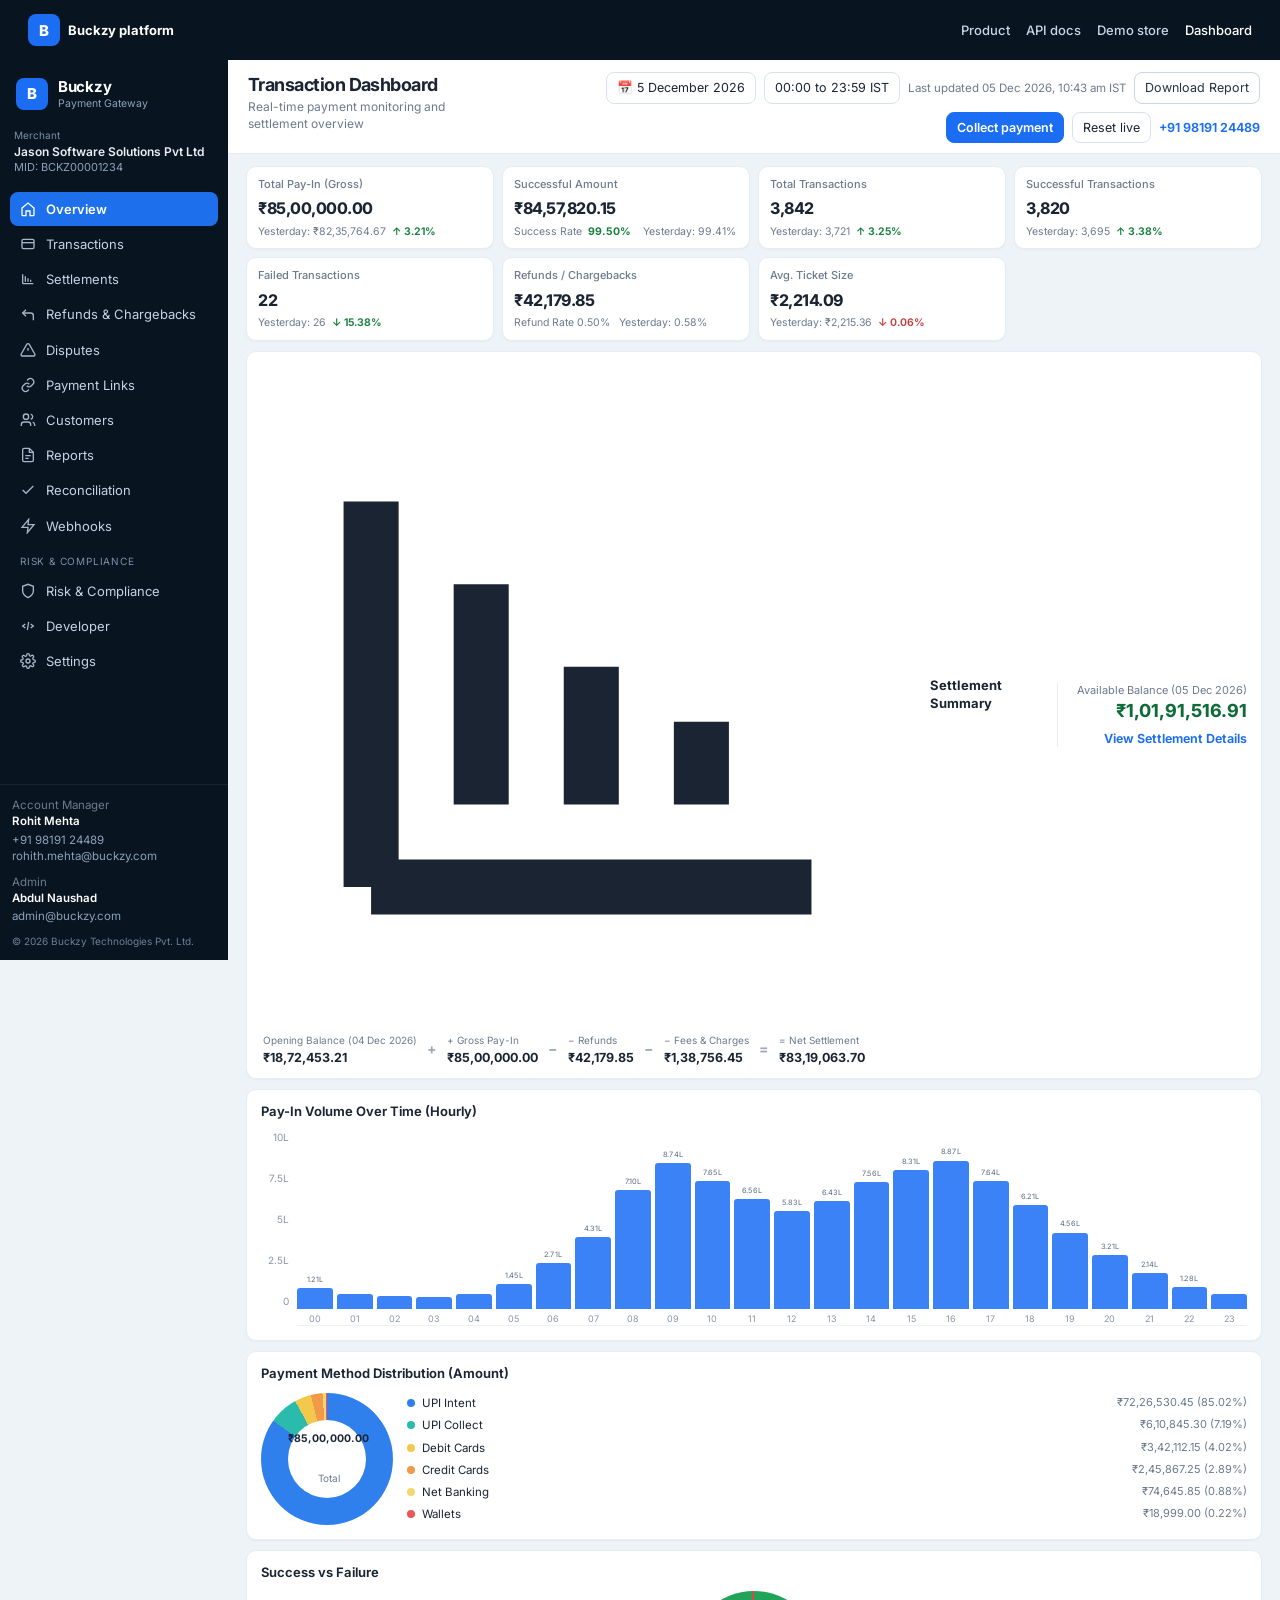
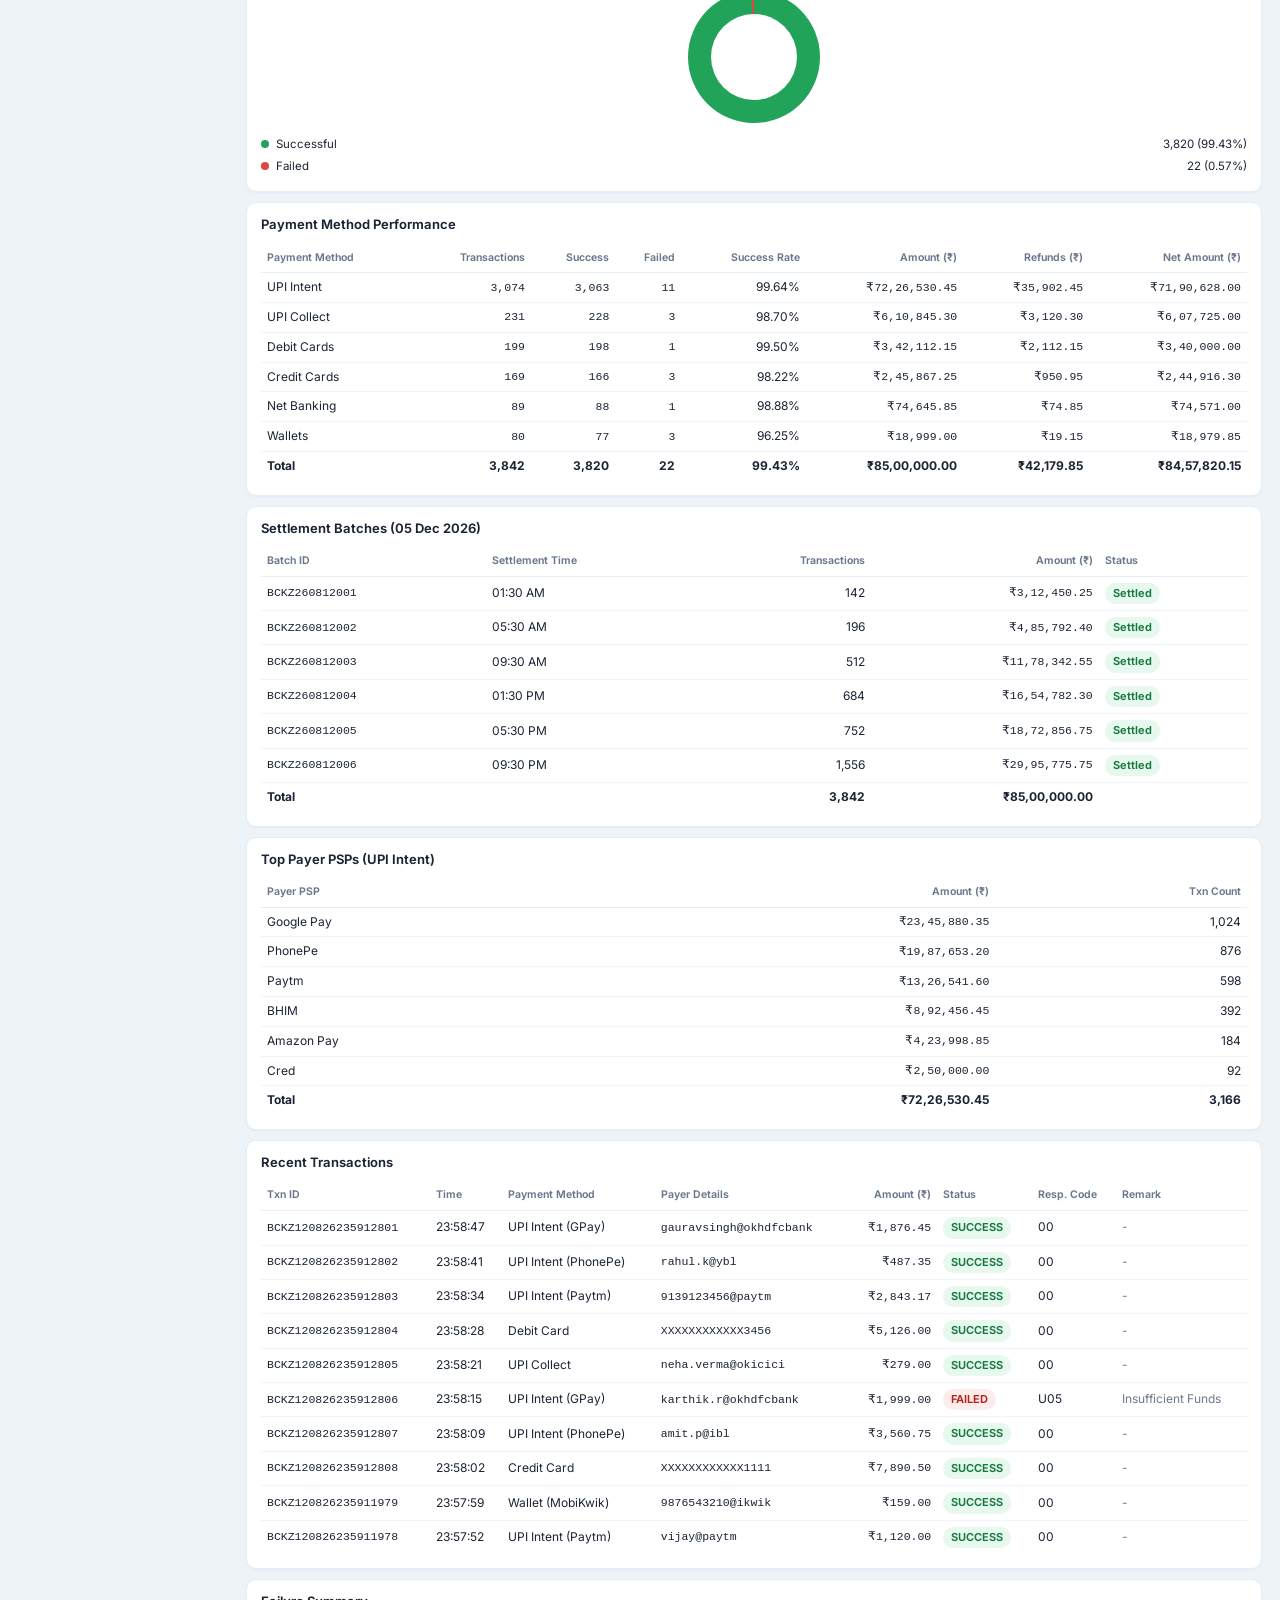
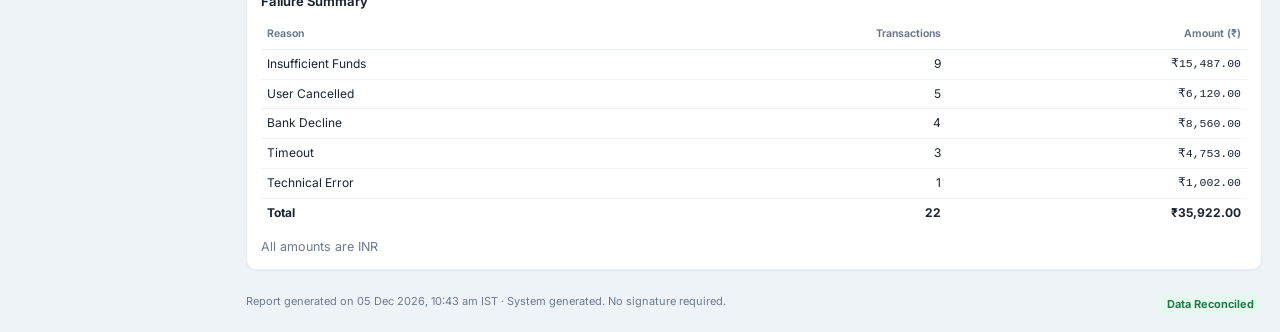
<file: index.html>
<!DOCTYPE html>
<html lang="en">
<head>
  <meta charset="UTF-8" />
  <meta name="viewport" content="width=device-width, initial-scale=1.0" />
  <title>Buckzy Payment Gateway · Transaction Dashboard</title>
  <link rel="stylesheet" href="css/styles.css" />
</head>
<body>
  <header class="site-nav" style="position:sticky">
    <a href="home.html" style="display:flex;gap:8px;align-items:center;color:#fff"><div class="logo">B</div><b>Buckzy platform</b></a>
    <div class="links">
      <a href="home.html">Product</a>
      <a href="docs.html">API docs</a>
      <a href="store.html">Demo store</a>
      <a href="index.html" class="on">Dashboard</a>
    </div>
  </header>
  <div class="app">
    <aside class="sidebar" id="sidebar">
      <div class="brand">
        <div class="logo">B</div>
        <div>
          <h1>Buckzy</h1>
          <p>Payment Gateway</p>
        </div>
      </div>
      <div class="merchant">
        <div class="k">Merchant</div>
        <div class="n">Jason Software Solutions Pvt Ltd</div>
        <div class="m">MID: BCKZ00001234</div>
      </div>
      <nav class="nav" id="nav"></nav>
      <div class="side-foot">
        <div class="muted">Account Manager</div>
        <div class="who">Rohit Mehta</div>
        <div class="meta">+91 98191 24489<br>rohith.mehta@buckzy.com</div>
        <div style="margin-top:10px" class="muted">Admin</div>
        <div class="who">Abdul Naushad</div>
        <div class="meta">admin@buckzy.com</div>
        <div class="copy">© 2026 Buckzy Technologies Pvt. Ltd.</div>
      </div>
    </aside>

    <section class="main">
      <header class="topbar">
        <div>
          <button class="menu-btn" onclick="document.getElementById('sidebar').classList.toggle('open')">Menu</button>
          <h2 id="page-title">Transaction Dashboard</h2>
          <div class="sub" id="page-sub">Real-time payment monitoring and settlement overview</div>
        </div>
        <div class="filters">
          <span class="pill" id="biz-date">📅</span>
          <span class="pill">00:00 to 23:59 IST</span>
          <span class="updated" id="last-updated">Last updated</span>
          <button class="btn btn-outline" id="dl">Download Report</button>
          <button class="btn btn-primary" onclick="openCheckout(1876.45, 'Sandbox collect')">Collect payment</button>
          <button class="btn" id="reset-live">Reset live</button>
          <span class="phone">+91 98191 24489</span>
        </div>
      </header>
      <div class="content" id="view"></div>
      <div class="foot-note">
        <span id="report-gen">System generated. No signature required.</span>
        <span class="badge success">Data Reconciled</span>
      </div>
    </section>
  </div>
  <div class="toast" id="toast"></div>
  <script src="js/data.js"></script>
  <script src="js/webhooks.js"></script>
  <script src="js/upi-intent.js"></script>
  <script src="js/app.js"></script>
</body>
</html>
</file>
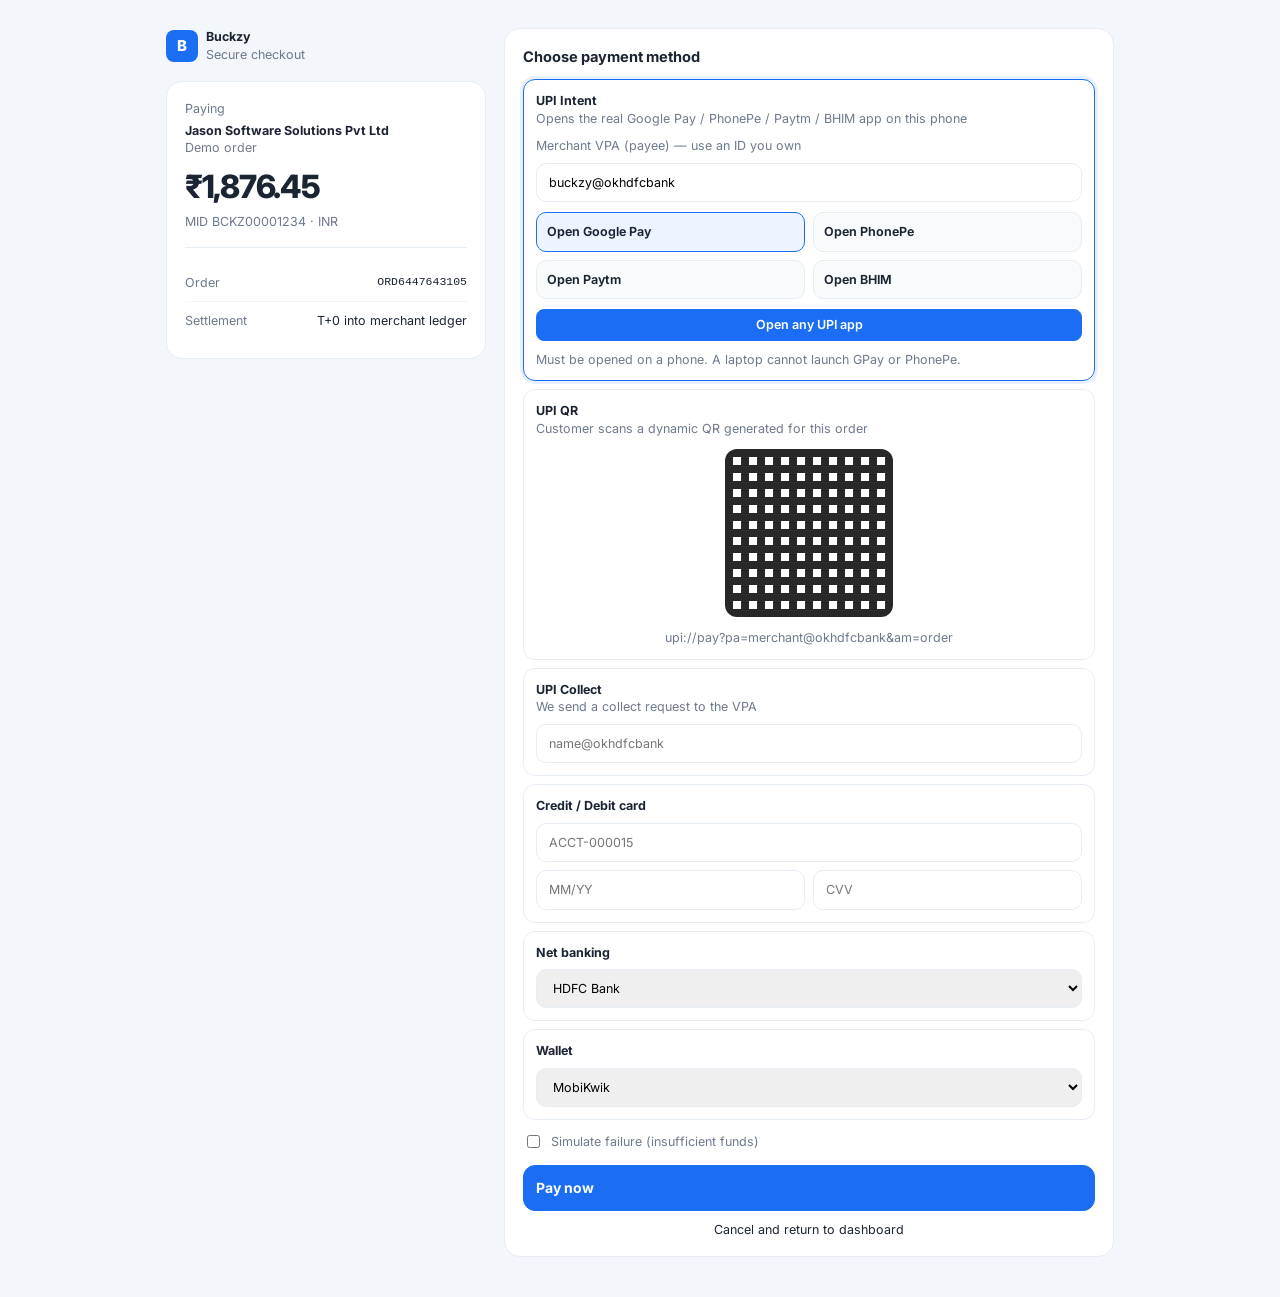
<file: checkout.html>
<!DOCTYPE html>
<html lang="en">
<head>
  <meta charset="UTF-8" />
  <meta name="viewport" content="width=device-width, initial-scale=1.0" />
  <title>Buckzy Checkout</title>
  <link rel="stylesheet" href="css/styles.css" />
</head>
<body class="cko-body">
  <div class="cko">
    <div>
      <div class="cko-brand">
        <div class="logo">B</div>
        <div>
          <b>Buckzy</b>
          <div class="muted">Secure checkout</div>
        </div>
      </div>
      <div class="cko-card">
        <div class="muted">Paying</div>
        <div style="font-weight:700;margin-top:4px" id="merchant-name">Jason Software Solutions Pvt Ltd</div>
        <div class="muted" id="note">Demo order</div>
        <div class="cko-amt" id="amt-label">₹1,876.45</div>
        <div class="muted">MID BCKZ00001234 · INR</div>
        <div class="muted" id="payer-hint"></div>
        <hr style="border:0;border-top:1px solid #e7edf4;margin:16px 0">
        <div class="stat-row"><span class="muted">Order</span><span class="mono" id="order-id">—</span></div>
        <div class="stat-row"><span class="muted">Settlement</span><span>T+0 into merchant ledger</span></div>
      </div>
    </div>

    <div class="cko-card" id="panel">
      <h3 style="margin:0 0 12px">Choose payment method</h3>
      <div class="cko-methods">
        <div class="cko-method on" data-method="upi-intent">
          <b>UPI Intent</b>
          <div class="muted">Opens the real Google Pay / PhonePe / Paytm / BHIM app on this phone</div>
          <label class="muted" style="display:block;margin-top:10px">Merchant VPA (payee) — use an ID you own</label>
          <input class="field" id="merchant-vpa" placeholder="yourname@okhdfcbank" />
          <div class="apps" id="apps">
            <a class="app-btn on" id="lnk-gpay" data-app="Google Pay" href="#">Open Google Pay</a>
            <a class="app-btn" id="lnk-phonepe" data-app="PhonePe" href="#">Open PhonePe</a>
            <a class="app-btn" id="lnk-paytm" data-app="Paytm" href="#">Open Paytm</a>
            <a class="app-btn" id="lnk-bhim" data-app="BHIM" href="#">Open BHIM</a>
          </div>
          <a class="btn btn-primary" id="lnk-upi" href="#" style="margin-top:10px;display:flex;justify-content:center">Open any UPI app</a>
          <p class="muted" id="intent-status" style="margin:10px 0 0">Must be opened on a phone. A laptop cannot launch GPay or PhonePe.</p>
        </div>
        <div class="cko-method" data-method="upi-qr">
          <b>UPI QR</b>
          <div class="muted">Customer scans a dynamic QR generated for this order</div>
          <div class="qr" title="Dynamic QR"></div>
          <div class="muted" style="text-align:center">upi://pay?pa=merchant@okhdfcbank&am=order</div>
        </div>
        <div class="cko-method" data-method="upi-collect">
          <b>UPI Collect</b>
          <div class="muted">We send a collect request to the VPA</div>
          <input class="field" id="vpa" placeholder="name@okhdfcbank" />
        </div>
        <div class="cko-method" data-method="card">
          <b>Credit / Debit card</b>
          <input class="field" id="pan" placeholder="ACCT-000015" maxlength="19" />
          <div style="display:grid;grid-template-columns:1fr 1fr;gap:8px">
            <input class="field" id="exp" placeholder="MM/YY" />
            <input class="field" id="cvv" placeholder="CVV" maxlength="4" />
          </div>
        </div>
        <div class="cko-method" data-method="nb">
          <b>Net banking</b>
          <select class="field" id="bank">
            <option>HDFC Bank</option>
            <option>ICICI Bank</option>
            <option>SBI</option>
            <option>Axis Bank</option>
          </select>
        </div>
        <div class="cko-method" data-method="wallet">
          <b>Wallet</b>
          <select class="field" id="wallet">
            <option>MobiKwik</option>
            <option>Amazon Pay</option>
            <option>Paytm Wallet</option>
          </select>
        </div>
      </div>
      <label class="muted" style="display:flex;gap:8px;align-items:center;margin-top:12px">
        <input type="checkbox" id="fail" /> Simulate failure (insufficient funds)
      </label>
      <button class="btn btn-primary pay-btn" id="pay">Pay now</button>
      <div style="margin-top:10px;text-align:center"><a href="index.html">Cancel and return to dashboard</a></div>
    </div>
  </div>
  <script src="js/data.js"></script>
  <script src="js/api.js"></script>
  <script src="js/webhooks.js"></script>
  <script src="js/upi-intent.js"></script>
  <script src="js/checkout.js"></script>
</body>
</html>
</file>
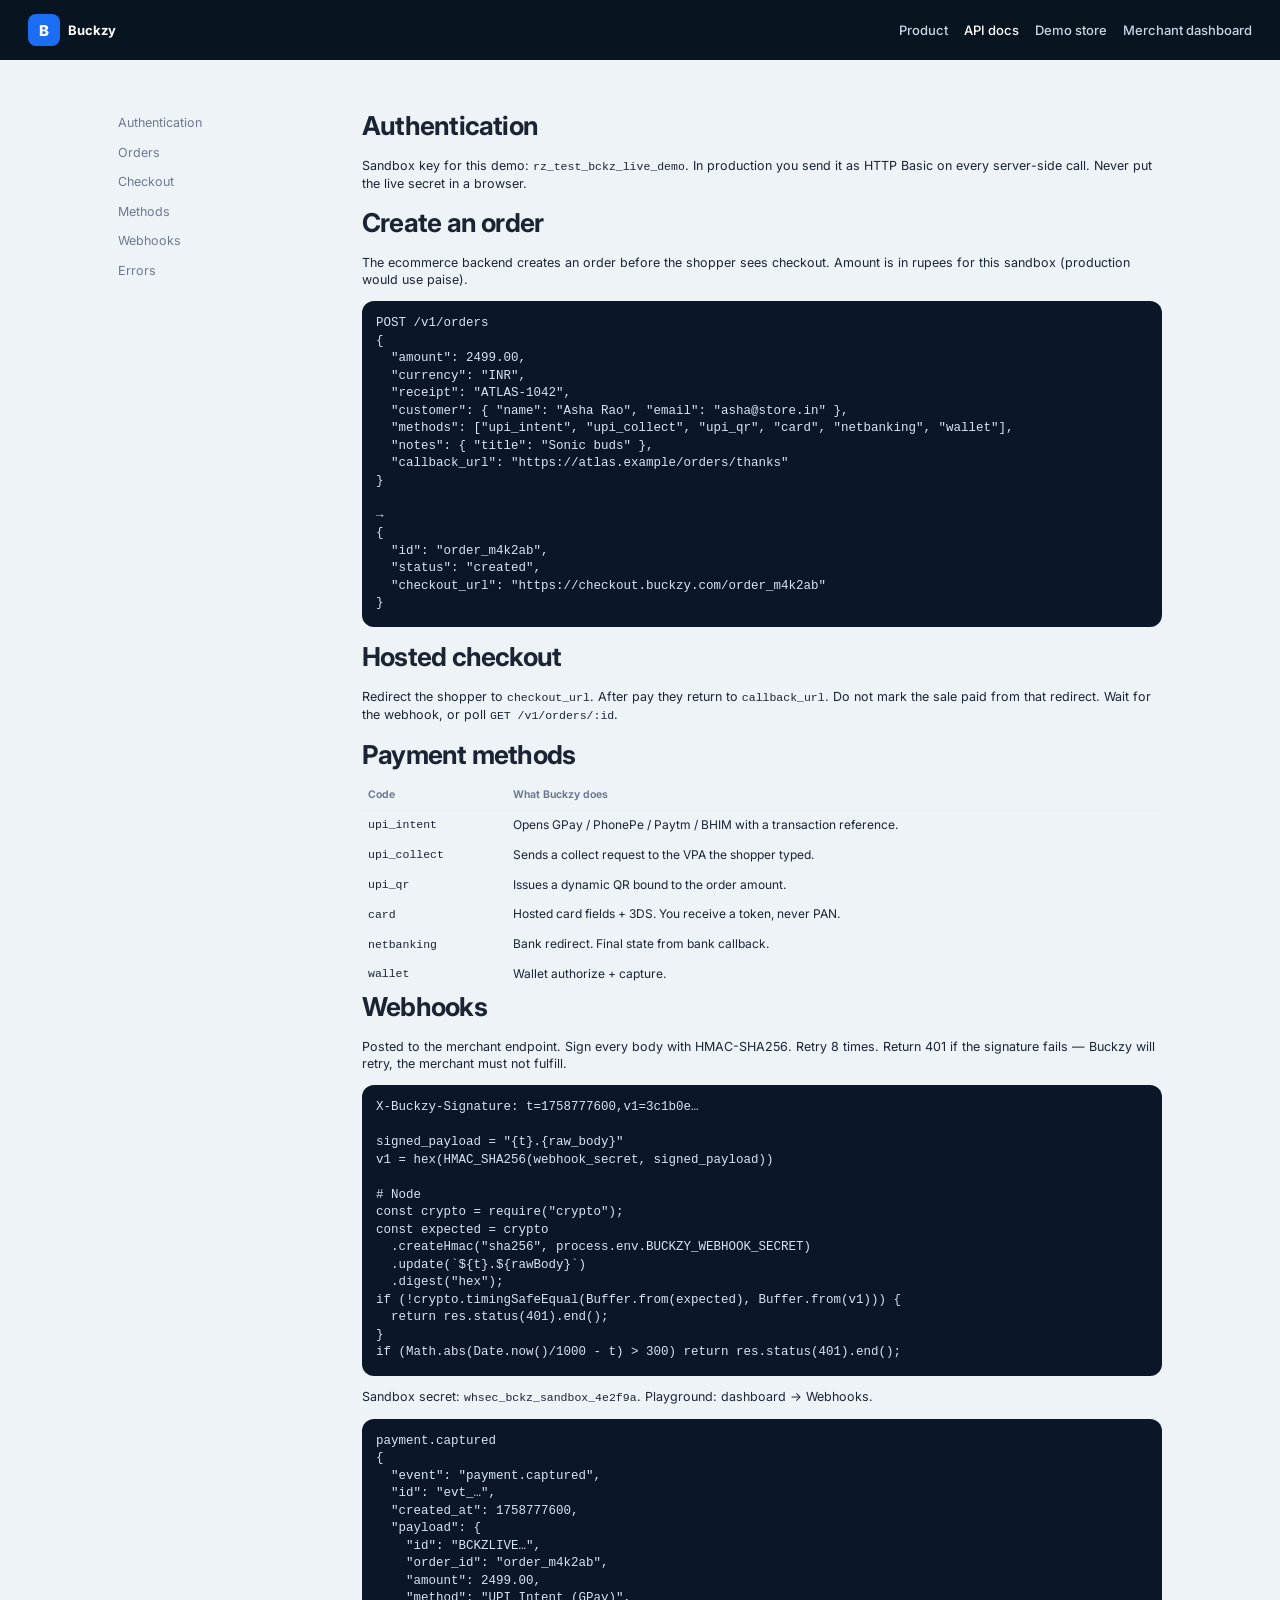
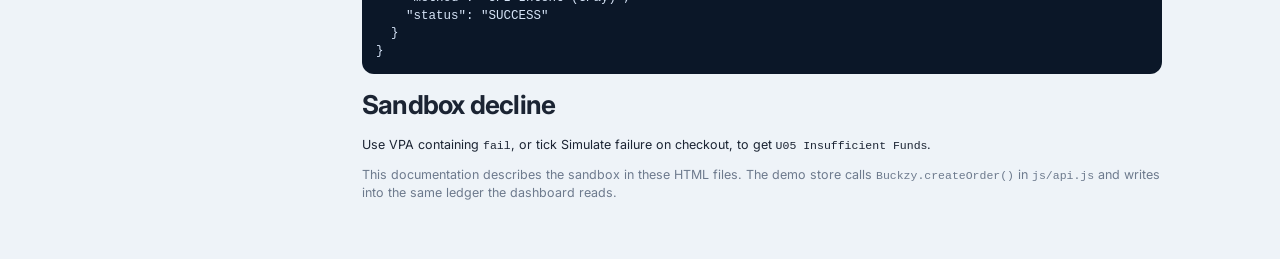
<file: docs.html>
<!DOCTYPE html>
<html lang="en">
<head>
  <meta charset="UTF-8" />
  <meta name="viewport" content="width=device-width, initial-scale=1.0" />
  <title>Buckzy API docs</title>
  <link rel="stylesheet" href="css/styles.css" />
</head>
<body>
  <header class="site-nav">
    <a href="home.html" style="display:flex;gap:8px;align-items:center;color:#fff"><div class="logo">B</div><b>Buckzy</b></a>
    <div class="links">
      <a href="home.html">Product</a>
      <a href="docs.html" class="on">API docs</a>
      <a href="store.html">Demo store</a>
      <a href="index.html">Merchant dashboard</a>
    </div>
  </header>
  <div class="section docs">
    <nav>
      <a href="#auth">Authentication</a>
      <a href="#orders">Orders</a>
      <a href="#checkout">Checkout</a>
      <a href="#methods">Methods</a>
      <a href="#webhooks">Webhooks</a>
      <a href="#errors">Errors</a>
    </nav>
    <article>
      <h2 id="auth">Authentication</h2>
      <p>Sandbox key for this demo: <span class="mono">rz_test_bckz_live_demo</span>. In production you send it as HTTP Basic on every server-side call. Never put the live secret in a browser.</p>

      <h2 id="orders">Create an order</h2>
      <p>The ecommerce backend creates an order before the shopper sees checkout. Amount is in rupees for this sandbox (production would use paise).</p>
<pre>POST /v1/orders
{
  "amount": 2499.00,
  "currency": "INR",
  "receipt": "ATLAS-1042",
  "customer": { "name": "Asha Rao", "email": "asha@store.in" },
  "methods": ["upi_intent", "upi_collect", "upi_qr", "card", "netbanking", "wallet"],
  "notes": { "title": "Sonic buds" },
  "callback_url": "https://atlas.example/orders/thanks"
}

→
{
  "id": "order_m4k2ab",
  "status": "created",
  "checkout_url": "https://checkout.buckzy.com/order_m4k2ab"
}</pre>

      <h2 id="checkout">Hosted checkout</h2>
      <p>Redirect the shopper to <span class="mono">checkout_url</span>. After pay they return to <span class="mono">callback_url</span>. Do not mark the sale paid from that redirect. Wait for the webhook, or poll <span class="mono">GET /v1/orders/:id</span>.</p>

      <h2 id="methods">Payment methods</h2>
      <table>
        <thead><tr><th>Code</th><th>What Buckzy does</th></tr></thead>
        <tbody>
          <tr><td class="mono">upi_intent</td><td>Opens GPay / PhonePe / Paytm / BHIM with a transaction reference.</td></tr>
          <tr><td class="mono">upi_collect</td><td>Sends a collect request to the VPA the shopper typed.</td></tr>
          <tr><td class="mono">upi_qr</td><td>Issues a dynamic QR bound to the order amount.</td></tr>
          <tr><td class="mono">card</td><td>Hosted card fields + 3DS. You receive a token, never PAN.</td></tr>
          <tr><td class="mono">netbanking</td><td>Bank redirect. Final state from bank callback.</td></tr>
          <tr><td class="mono">wallet</td><td>Wallet authorize + capture.</td></tr>
        </tbody>
      </table>

      <h2 id="webhooks">Webhooks</h2>
      <p>Posted to the merchant endpoint. Sign every body with HMAC-SHA256. Retry 8 times. Return 401 if the signature fails — Buckzy will retry, the merchant must not fulfill.</p>
<pre>X-Buckzy-Signature: t=1758777600,v1=3c1b0e…

signed_payload = "{t}.{raw_body}"
v1 = hex(HMAC_SHA256(webhook_secret, signed_payload))

# Node
const crypto = require("crypto");
const expected = crypto
  .createHmac("sha256", process.env.BUCKZY_WEBHOOK_SECRET)
  .update(`${t}.${rawBody}`)
  .digest("hex");
if (!crypto.timingSafeEqual(Buffer.from(expected), Buffer.from(v1))) {
  return res.status(401).end();
}
if (Math.abs(Date.now()/1000 - t) > 300) return res.status(401).end();</pre>
      <p>Sandbox secret: <span class="mono">whsec_bckz_sandbox_4e2f9a</span>. Playground: dashboard → Webhooks.</p>
<pre>payment.captured
{
  "event": "payment.captured",
  "id": "evt_…",
  "created_at": 1758777600,
  "payload": {
    "id": "BCKZLIVE…",
    "order_id": "order_m4k2ab",
    "amount": 2499.00,
    "method": "UPI Intent (GPay)",
    "status": "SUCCESS"
  }
}</pre>

      <h2 id="errors">Sandbox decline</h2>
      <p>Use VPA containing <span class="mono">fail</span>, or tick Simulate failure on checkout, to get <span class="mono">U05 Insufficient Funds</span>.</p>
      <p class="muted">This documentation describes the sandbox in these HTML files. The demo store calls <span class="mono">Buckzy.createOrder()</span> in <span class="mono">js/api.js</span> and writes into the same ledger the dashboard reads.</p>
    </article>
  </div>
</body>
</html>
</file>
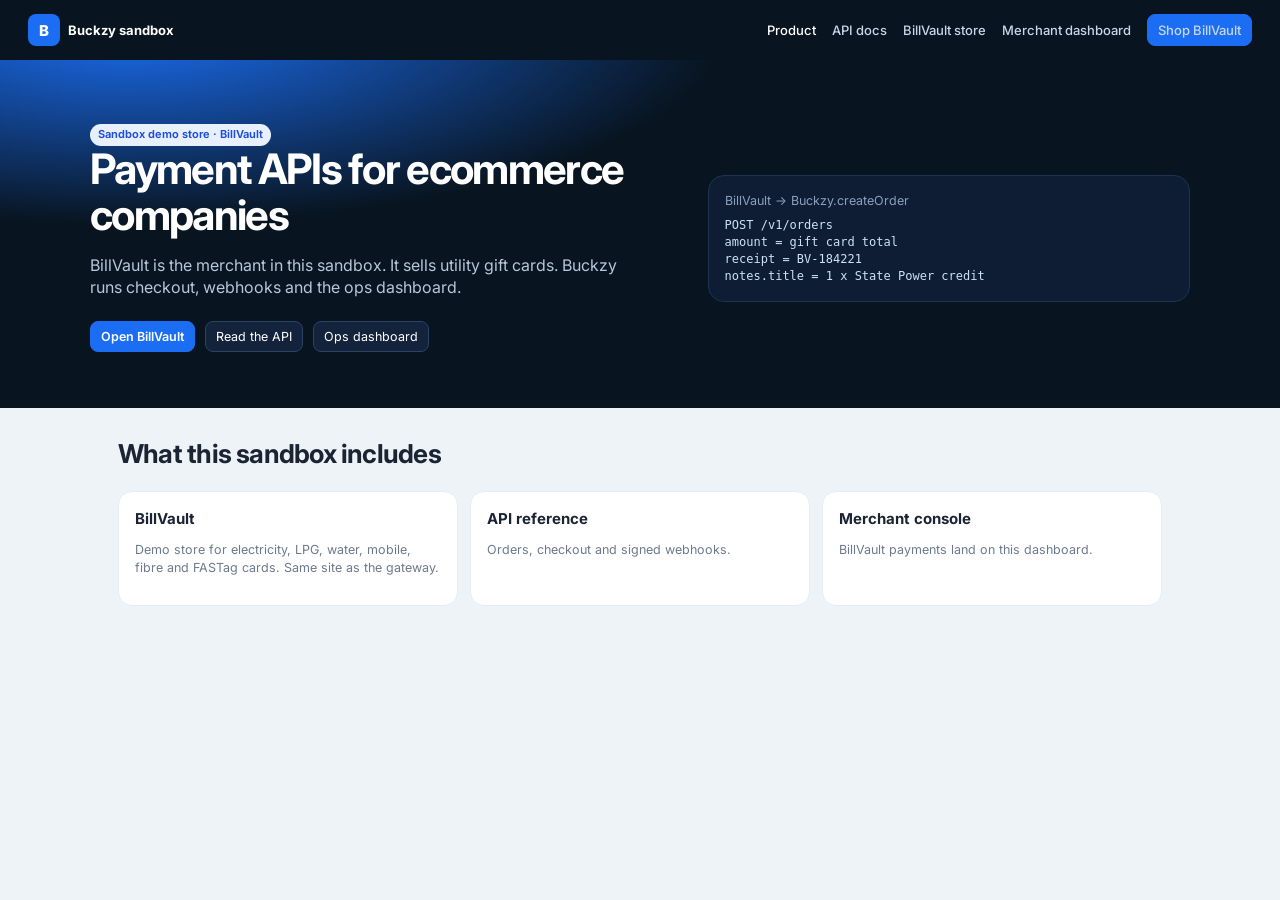
<file: home.html>
<!DOCTYPE html>
<html lang="en">
<head>
  <meta charset="UTF-8" />
  <meta name="viewport" content="width=device-width, initial-scale=1.0" />
  <title>Buckzy · Payment APIs for ecommerce</title>
  <link rel="stylesheet" href="css/styles.css" />
</head>
<body>
  <header class="site-nav">
    <a href="home.html" style="display:flex;gap:8px;align-items:center;color:#fff"><div class="logo">B</div><b>Buckzy sandbox</b></a>
    <div class="links">
      <a href="home.html" class="on">Product</a>
      <a href="docs.html">API docs</a>
      <a href="store.html">BillVault store</a>
      <a href="index.html">Merchant dashboard</a>
      <a class="btn btn-primary" href="store.html">Shop BillVault</a>
    </div>
  </header>
  <section class="hero">
    <div class="hero-wrap">
      <div>
        <div class="badge blue">Sandbox demo store · BillVault</div>
        <h1>Payment APIs for ecommerce companies</h1>
        <p>BillVault is the merchant in this sandbox. It sells utility gift cards. Buckzy runs checkout, webhooks and the ops dashboard.</p>
        <div class="hero-actions">
          <a class="btn btn-primary" href="store.html">Open BillVault</a>
          <a class="btn" href="docs.html" style="background:#13233b;color:#fff;border-color:#2a4366">Read the API</a>
          <a class="btn" href="index.html" style="background:#13233b;color:#fff;border-color:#2a4366">Ops dashboard</a>
        </div>
      </div>
      <div class="hero-card">
        <div class="muted" style="color:#8aa0bd;margin-bottom:8px">BillVault → Buckzy.createOrder</div>
<pre>POST /v1/orders
amount = gift card total
receipt = BV-184221
notes.title = 1 x State Power credit</pre>
      </div>
    </div>
  </section>
  <section class="section" style="padding-top:28px">
    <h2>What this sandbox includes</h2>
    <div class="rail-grid">
      <a class="rail" href="store.html"><h3>BillVault</h3><p class="muted">Demo store for electricity, LPG, water, mobile, fibre and FASTag cards. Same site as the gateway.</p></a>
      <a class="rail" href="docs.html"><h3>API reference</h3><p class="muted">Orders, checkout and signed webhooks.</p></a>
      <a class="rail" href="index.html"><h3>Merchant console</h3><p class="muted">BillVault payments land on this dashboard.</p></a>
    </div>
  </section>
</body>
</html>
</file>
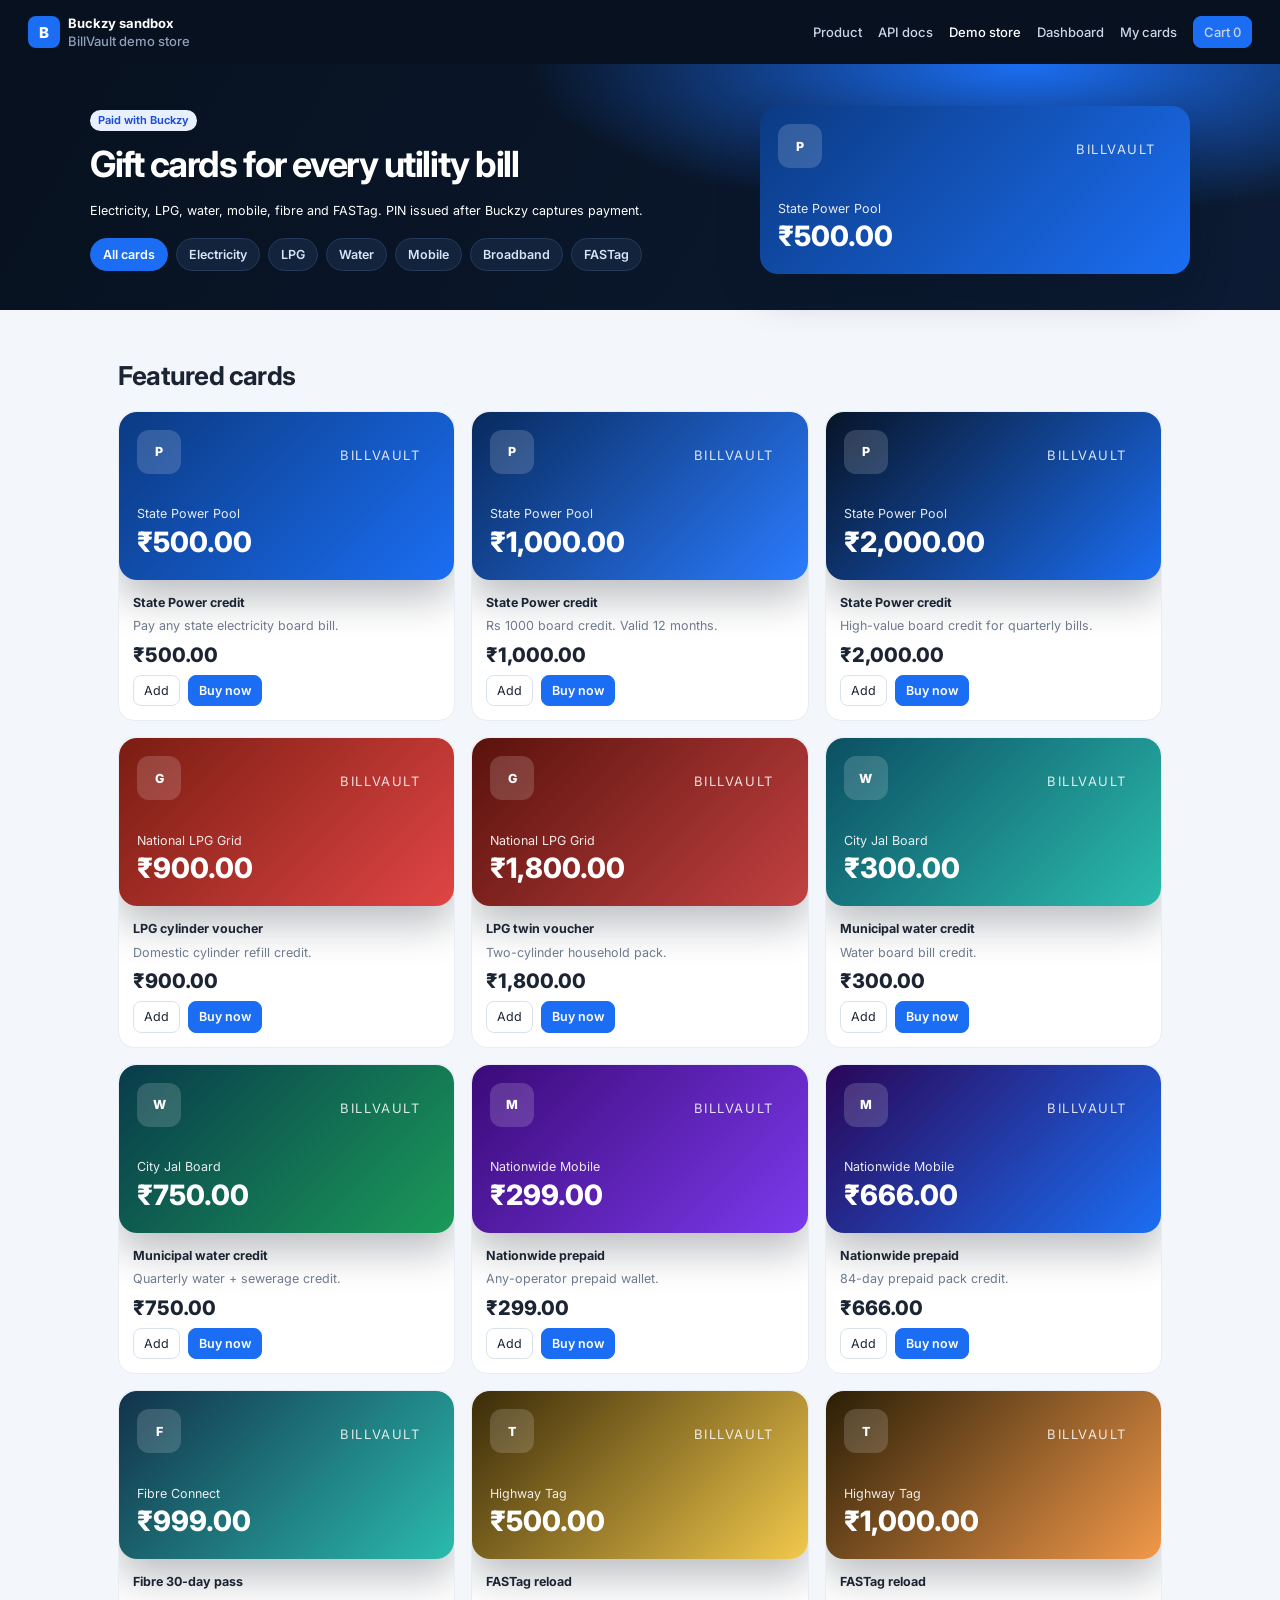
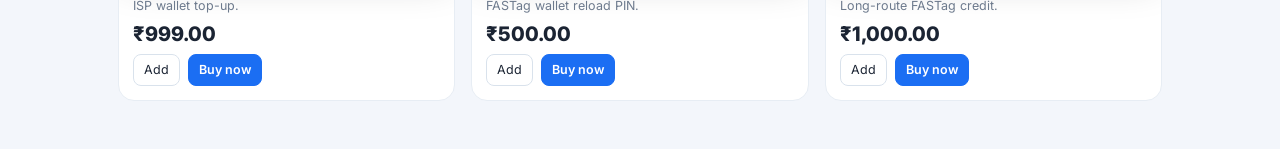
<file: store.html>
<!DOCTYPE html>
<html lang="en">
<head>
  <meta charset="UTF-8" />
  <meta name="viewport" content="width=device-width, initial-scale=1.0" />
  <title>Buckzy sandbox · BillVault</title>
  <link rel="stylesheet" href="css/styles.css" />
  <link rel="stylesheet" href="css/store.css" />
</head>
<body class="bv-body">
  <header class="site-nav bv-nav">
    <a href="home.html" style="display:flex;gap:8px;align-items:center;color:#fff">
      <div class="logo">B</div>
      <div><b>Buckzy sandbox</b><div class="muted" style="color:#8ea0bb">BillVault demo store</div></div>
    </a>
    <div class="links">
      <a href="home.html">Product</a>
      <a href="docs.html">API docs</a>
      <a href="store.html" class="on">Demo store</a>
      <a href="index.html">Dashboard</a>
      <a href="store.html#/orders">My cards</a>
      <a class="btn btn-primary" href="store.html#/cart" id="nav-cart">Cart 0</a>
    </div>
  </header>
  <div id="app"></div>
  <script src="js/data.js"></script>
  <script src="js/api.js"></script>
  <script src="js/webhooks.js"></script>
  <script src="js/store.js"></script>
</body>
</html>
</file>
<file: css/styles.css>
@import url("https://fonts.googleapis.com/css2?family=Inter:wght@400;500;600;700;800&display=swap");

:root {
  --navy: #071427;
  --sidebar: #0a1628;
  --blue: #1b6ef3;
  --blue-2: #2b7cff;
  --blue-soft: #e8f0fe;
  --teal: #2bbbad;
  --green: #1b9a5a;
  --green-soft: #e7f8ee;
  --red: #e04545;
  --red-soft: #fdecec;
  --text: #1b2433;
  --muted: #6d7a8d;
  --line: #e7edf4;
  --bg: #eef3f8;
  --card: #ffffff;
  --shadow: 0 1px 2px rgba(15, 23, 42, 0.04);
  --radius: 12px;
  --sidebar-w: 228px;
}

* { box-sizing: border-box; }
html, body { margin: 0; height: 100%; }
body {
  font-family: Inter, "Segoe UI", system-ui, -apple-system, sans-serif;
  background: var(--bg);
  color: var(--text);
  font-size: 12.5px;
  line-height: 1.4;
}

button, input, select { font: inherit; }
button { cursor: pointer; }
a { color: inherit; text-decoration: none; }

.app { display: flex; min-height: 100vh; }

.sidebar {
  width: var(--sidebar-w);
  background: #08141f;
  color: #d7e0ee;
  display: flex;
  flex-direction: column;
  position: sticky;
  top: 0;
  height: 100vh;
  flex-shrink: 0;
}
.brand {
  display: flex;
  gap: 10px;
  align-items: center;
  padding: 16px 16px 12px;
}
.logo {
  width: 32px; height: 32px; border-radius: 8px;
  background: #1b6ef3;
  display: grid; place-items: center;
  color: #fff; font-weight: 800; font-size: 15px;
}
.brand h1 { margin: 0; font-size: 15px; color: #fff; letter-spacing: -.02em; font-weight: 700; }
.brand p { margin: 0; font-size: 10.5px; color: #8ea0bb; }
.merchant {
  margin: 4px 14px 10px;
  padding: 0;
  background: none;
  border: 0;
}
.merchant .k { font-size: 10px; color: #7d8fa8; }
.merchant .n { color: #e8eef6; font-weight: 600; margin-top: 2px; font-size: 12px; }
.merchant .m { color: #8ea0bb; font-size: 11px; }

.nav { padding: 6px 10px; overflow: auto; flex: 1; }
.nav-sec {
  font-size: 10px; letter-spacing: .08em; text-transform: uppercase;
  color: #7d8fa8; padding: 10px 10px 6px;
}
.nav a {
  display: flex; align-items: center; gap: 10px;
  padding: 8px 10px; border-radius: 8px;
  color: #c5d2e4; margin-bottom: 1px;
  font-size: 13px;
}
.nav a.active { background: #1b6ef3; color: #fff; font-weight: 600; }
.nav a svg { width: 16px; height: 16px; opacity: .85; flex-shrink: 0; }
.nav a:hover { background: rgba(255,255,255,.05); color: #fff; }
.nav a.active { background: #1d6feb; color: #fff; font-weight: 600; }
.nav a.active svg { opacity: 1; }

.side-foot {
  padding: 12px;
  border-top: 1px solid rgba(255,255,255,.06);
  font-size: 11.5px;
}
.side-foot .who { color: #fff; font-weight: 600; }
.side-foot .meta { color: #8ea0bb; margin-top: 2px; }
.side-foot .copy { color: #6d7f96; margin-top: 10px; font-size: 10px; }

.main { flex: 1; min-width: 0; display: flex; flex-direction: column; }
.topbar {
  background: #fff;
  border-bottom: 1px solid var(--line);
  padding: 12px 20px 10px;
  display: flex; align-items: flex-start; justify-content: space-between; gap: 16px;
  position: sticky; top: 0; z-index: 20;
}
.topbar h2 { margin: 0; font-size: 18px; letter-spacing: -.03em; font-weight: 700; }
.topbar .sub { color: var(--muted); margin-top: 2px; font-size: 12px; }
.filters { display: flex; gap: 8px; align-items: center; flex-wrap: wrap; justify-content: flex-end; }
.pill, .btn {
  border: 1px solid #d9e2ec;
  background: #fff;
  border-radius: 8px;
  padding: 6px 10px;
  color: var(--text);
  display: inline-flex;
  align-items: center;
  gap: 6px;
}
.btn-primary {
  background: var(--blue);
  border-color: var(--blue);
  color: #fff;
  font-weight: 600;
}
.btn-outline {
  border-color: #c9d6e5;
  background: #fff;
  color: #234;
}
.updated { color: var(--muted); font-size: 11.5px; }
.phone { color: var(--blue); font-weight: 650; font-size: 12.5px; }
.content { padding: 12px 18px 20px; }
.kpis { display: grid; grid-template-columns: repeat(7, minmax(0, 1fr)); gap: 8px; }
.card {
  background: var(--card);
  border: 1px solid var(--line);
  border-radius: 10px;
  box-shadow: var(--shadow);
}
.kpi { padding: 10px 11px 9px; }
.kpi .label { color: var(--muted); font-size: 11px; font-weight: 500; }
.kpi .val { font-size: 16px; font-weight: 750; margin-top: 5px; letter-spacing: -.03em; }
.kpi .hint { margin-top: 5px; font-size: 10.5px; color: var(--muted); display: flex; gap: 6px; align-items: center; flex-wrap: wrap; }
.up { color: #17803d; font-weight: 650; }
.down { color: #c24141; font-weight: 650; }
.ok { color: #17803d; }
.badge {
  display: inline-flex; align-items: center; gap: 5px;
  padding: 3px 8px; border-radius: 999px; font-size: 11px; font-weight: 650;
}
.badge.success { background: var(--green-soft); color: #157a3e; }
.badge.fail { background: var(--red-soft); color: #b42318; }
.badge.warn { background: #fff7e8; color: #b45309; }
.badge.blue { background: var(--blue-soft); color: #1d4ed8; }
.badge.neutral { background: #f1f4f8; color: #475569; }

.settle {
  margin-top: 10px;
  padding: 12px 14px;
  display: flex; align-items: center; justify-content: space-between; gap: 12px;
}
.settle-flow { display: flex; align-items: center; gap: 8px; flex-wrap: wrap; flex: 1; }
.settle .title { display: flex; align-items: center; gap: 8px; font-weight: 700; margin-bottom: 8px; font-size: 13px; }
.sbox { padding: 0 2px; }
.sbox .k { font-size: 10px; color: var(--muted); }
.sbox .v { font-weight: 700; margin-top: 2px; font-size: 12.5px; }
.op { color: #9aa8b8; font-weight: 700; font-size: 14px; }
.avail { text-align: right; min-width: 190px; border-left: 1px solid var(--line); padding-left: 14px; }
.avail .k { color: var(--muted); font-size: 11px; }
.avail .v { font-size: 18px; font-weight: 750; color: #0f6b38; }
.linkish { background: none; border: 0; color: var(--blue); font-weight: 650; padding: 0; margin-top: 6px; }

.grid-3 { display: grid; grid-template-columns: 1.28fr .96fr .62fr; gap: 10px; margin-top: 10px; }
.panel { padding: 12px 14px 14px; }
.panel h3 { margin: 0 0 10px; font-size: 13px; font-weight: 650; }
.chart-box { display: flex; gap: 8px; height: 196px; }
.y-axis { display: flex; flex-direction: column; justify-content: space-between; color: #8a96a8; font-size: 10px; width: 28px; text-align: right; padding-bottom: 18px; }
.chart-wrap { height: 196px; display: flex; align-items: flex-end; gap: 4px; flex: 1; border-bottom: 1px solid #edf1f5; padding-bottom: 0; }
.bar-col { flex: 1; display: flex; flex-direction: column; align-items: center; height: 100%; justify-content: flex-end; }
.bar {
  width: 100%;
  background: #3b82f6;
  border-radius: 3px 3px 0 0;
  min-height: 3px;
}
.bar-col .amt { font-size: 8px; color: #5b6b82; margin-bottom: 3px; white-space: nowrap; transform: scale(.92); }
.bar-col .hr { font-size: 9px; color: #8a96a8; margin-top: 4px; }

.donut {
  width: 132px; height: 132px; border-radius: 50%;
  display: grid; place-items: center; flex-shrink: 0;
}
.donut-inner {
  width: 78px; height: 78px; background: #fff; border-radius: 50%;
  display: grid; place-items: center; text-align: center;
}
.donut-inner b { font-size: 10.5px; display: block; }
.ring {
  width: 132px; height: 132px; border-radius: 50%;
  display: grid; place-items: center; margin: 0 auto 10px;
}
.ring-inner { width: 86px; height: 86px; background: #fff; border-radius: 50%; }

th { font-size: 10.5px; padding: 7px 7px; }
td { padding: 6px 7px; font-size: 12px; }
.live-row td { background: #f0faf3; }

.donut-row { display: flex; gap: 14px; align-items: center; }
.donut-inner span { font-size: 10px; color: var(--muted); }
.legend { list-style: none; margin: 0; padding: 0; flex: 1; }
.legend li { display: flex; justify-content: space-between; gap: 8px; padding: 3px 0; font-size: 11.5px; }
.legend .dot { width: 8px; height: 8px; border-radius: 50%; display: inline-block; margin-right: 7px; }
.legend .amt { color: var(--muted); font-size: 11px; }

.table-wrap { overflow: auto; }
table { width: 100%; border-collapse: collapse; }
th {
  text-align: left; font-size: 10.5px; color: #6b778c; font-weight: 650;
  padding: 7px 6px; border-bottom: 1px solid var(--line); white-space: nowrap;
}
td { padding: 6px 6px; border-bottom: 1px solid #f0f3f7; white-space: nowrap; }
tr:last-child td { border-bottom: 0; }
.tright { text-align: right; }
.mono { font-variant-numeric: tabular-nums; font-family: ui-monospace, SFMono-Regular, Menlo, monospace; font-size: 11.5px; }
.muted { color: var(--muted); }
.grid-2 { display: grid; grid-template-columns: 1.35fr .65fr; gap: 10px; margin-top: 10px; }
.grid-tables { display: grid; grid-template-columns: 1.25fr .85fr .8fr; gap: 10px; margin-top: 10px; }
.foot-note { display: flex; justify-content: space-between; color: var(--muted); font-size: 11px; padding: 4px 18px 16px; }

.page-head { display: flex; justify-content: space-between; align-items: center; margin-bottom: 12px; gap: 10px; }
.search {
  border: 1px solid var(--line); border-radius: 8px; padding: 8px 10px; min-width: 240px; background: #fff;
}
.toolbar { display: flex; gap: 8px; flex-wrap: wrap; align-items: center; }

.recon-grid { display: grid; grid-template-columns: 1fr 1fr; gap: 12px; }
.pie-lg {
  width: 220px; height: 220px; border-radius: 50%; margin: 10px auto 18px;
}
.amount-box {
  display: flex; gap: 8px; align-items: center; background: #f7f9fc;
  border: 1px solid var(--line); border-radius: 10px; padding: 10px 12px;
}
.amount-box input {
  border: 1px solid var(--line); border-radius: 8px; padding: 8px 10px; width: 180px;
}
.stat-row { display: flex; justify-content: space-between; padding: 10px 0; border-bottom: 1px solid #f0f3f7; }
.stat-row:last-child { border-bottom: 0; }

.menu-btn {
  display: none;
  border: 1px solid var(--line); background: #fff; border-radius: 8px; padding: 7px 10px;
}

@media (max-width: 1280px) {
  .kpis { grid-template-columns: repeat(4, 1fr); }
  .grid-3, .grid-tables { grid-template-columns: 1fr; }
  .grid-2, .recon-grid { grid-template-columns: 1fr; }
}
@media (max-width: 900px) {
  .sidebar { position: fixed; left: 0; transform: translateX(-100%); z-index: 40; transition: .2s; }
  .sidebar.open { transform: none; }
  .menu-btn { display: inline-flex; }
  .kpis { grid-template-columns: 1fr 1fr; }
  .topbar { flex-direction: column; }
  .content { padding: 12px; }
}

.toast {
  position: fixed; right: 18px; bottom: 18px; background: #102033; color: #fff;
  padding: 10px 14px; border-radius: 10px; display: none; z-index: 50;
}
.toast.show { display: block; }

/* Hosted checkout */
.cko-body { background: #f3f6fb; min-height: 100vh; }
.cko {
  max-width: 980px; margin: 0 auto; padding: 28px 16px 40px;
  display: grid; grid-template-columns: 320px 1fr; gap: 18px;
}
.cko-brand { display: flex; align-items: center; gap: 8px; margin-bottom: 18px; }
.cko-card { background: #fff; border: 1px solid var(--line); border-radius: 16px; padding: 18px; }
.cko-amt { font-size: 32px; font-weight: 800; letter-spacing: -.04em; margin: 8px 0 4px; }
.cko-methods { display: grid; gap: 8px; }
.cko-method {
  border: 1px solid var(--line); border-radius: 12px; padding: 12px; cursor: pointer; background: #fff;
}
.cko-method.on { border-color: var(--blue); box-shadow: 0 0 0 3px #e8f0fe; }
.apps { display: grid; grid-template-columns: 1fr 1fr; gap: 8px; margin-top: 10px; }
.app-btn {
  border: 1px solid var(--line); border-radius: 10px; padding: 10px; background: #f8fafc; font-weight: 650;
}
.app-btn.on { border-color: var(--blue); background: #eef4ff; }
.qr {
  width: 168px; height: 168px; margin: 12px auto; border-radius: 12px;
  background:
    repeating-linear-gradient(90deg, #111 0 8px, transparent 8px 16px),
    repeating-linear-gradient(0deg, #111 0 8px, transparent 8px 16px);
  background-color: #fff;
  opacity: .9;
}
.field { width: 100%; border: 1px solid var(--line); border-radius: 10px; padding: 10px 12px; margin-top: 8px; }
.pay-btn { width: 100%; margin-top: 14px; padding: 12px; border-radius: 12px; font-weight: 700; font-size: 14px; }
.cko-status { text-align: center; padding: 40px 10px; }
.spin {
  width: 42px; height: 42px; border: 3px solid #dbe7f5; border-top-color: var(--blue);
  border-radius: 50%; margin: 0 auto 12px; animation: spin .8s linear infinite;
}
@keyframes spin { to { transform: rotate(360deg); } }
@media (max-width: 800px) { .cko { grid-template-columns: 1fr; } }

.site-nav {
  display: flex; align-items: center; justify-content: space-between; gap: 12px;
  padding: 14px 28px; background: #08141f; color: #fff; position: sticky; top: 0; z-index: 30;
}
.site-nav .links { display: flex; gap: 16px; flex-wrap: wrap; align-items: center; }
.site-nav a { color: #c9d6e8; font-size: 13px; font-weight: 500; }
.site-nav a:hover, .site-nav a.on { color: #fff; }
.hero {
  background: radial-gradient(1200px 400px at 10% -10%, #1b6ef3 0, transparent 50%), #08141f;
  color: #fff; padding: 64px 28px 56px;
}
.hero-wrap { max-width: 1100px; margin: 0 auto; display: grid; grid-template-columns: 1.1fr .9fr; gap: 28px; align-items: center; }
.hero h1 { font-size: 42px; line-height: 1.1; letter-spacing: -.04em; margin: 0 0 12px; }
.hero p { color: #b7c6d9; font-size: 16px; max-width: 540px; }
.hero-actions { display: flex; gap: 10px; flex-wrap: wrap; margin-top: 22px; }
.hero-card { background: #0e1d33; border: 1px solid #1c3354; border-radius: 16px; padding: 16px; }
.hero-card pre { margin: 0; color: #cfe0f8; font-size: 12px; overflow: auto; }
.section { max-width: 1100px; margin: 0 auto; padding: 48px 28px; }
.section h2 { font-size: 26px; margin: 0 0 8px; letter-spacing: -.03em; }
.rail-grid { display: grid; grid-template-columns: repeat(3, 1fr); gap: 12px; margin-top: 18px; }
.rail { background: #fff; border: 1px solid var(--line); border-radius: 14px; padding: 16px; }
.rail h3 { margin: 0 0 6px; font-size: 15px; }
.steps { display: grid; grid-template-columns: repeat(3, 1fr); gap: 12px; margin-top: 16px; }
.step { background: #fff; border: 1px solid var(--line); border-radius: 14px; padding: 16px; }
.step b { color: var(--blue); }
.store-grid { display: grid; grid-template-columns: repeat(3, 1fr); gap: 14px; }
.product { background: #fff; border: 1px solid var(--line); border-radius: 14px; padding: 16px; display: flex; flex-direction: column; gap: 8px; }
.product .price { font-size: 20px; font-weight: 800; }
.swatch { height: 92px; border-radius: 10px; }
.cart-bar { position: sticky; bottom: 0; background: #fff; border-top: 1px solid var(--line); padding: 12px 28px; display: flex; justify-content: space-between; align-items: center; }
.docs { display: grid; grid-template-columns: 220px 1fr; gap: 24px; }
.docs nav a { display: block; padding: 6px 0; color: var(--muted); }
.docs pre { background: #0b1728; color: #d6e4f7; padding: 14px; border-radius: 12px; overflow: auto; font-size: 12.5px; }
@media (max-width: 900px) {
  .hero-wrap, .rail-grid, .steps, .store-grid, .docs { grid-template-columns: 1fr; }
  .hero h1 { font-size: 32px; }
}
</file>
<file: css/store.css>
.bv-body { background: #f3f6fb; }
.bv-nav { background: #07111f; }
.bv-hero { background: radial-gradient(900px 280px at 80% 0%, #1b6ef3 0, transparent 55%), linear-gradient(120deg, #07111f, #0c1b33); color: #fff; padding: 42px 28px 36px; }
.bv-hero-inner { max-width: 1100px; margin: 0 auto; display: grid; grid-template-columns: 1.2fr .8fr; gap: 24px; align-items: center; }
.bv-hero h1 { font-size: 36px; margin: 8px 0 10px; letter-spacing: -.04em; }
.bv-cats { display: flex; gap: 8px; flex-wrap: wrap; margin-top: 18px; }
.bv-chip { background: #13233b; color: #d5e4f7; border: 1px solid #243a5a; border-radius: 999px; padding: 7px 12px; font-weight: 600; }
.bv-chip.on { background: #1b6ef3; border-color: #1b6ef3; color: #fff; }
.bv-card-art { border-radius: 18px; min-height: 168px; padding: 18px; color: #fff; display: flex; flex-direction: column; justify-content: space-between; box-shadow: 0 18px 40px rgba(7,17,31,.28); }
.bv-card-art .brand { font-size: 13px; letter-spacing: .12em; text-transform: uppercase; opacity: .85; }
.bv-logo { width: 44px; height: 44px; border-radius: 12px; display: grid; place-items: center; background: rgba(255,255,255,.16); font-weight: 800; }
.bv-grid { display: grid; grid-template-columns: repeat(3, 1fr); gap: 16px; }
.bv-item { background: #fff; border: 1px solid #e7edf4; border-radius: 16px; overflow: hidden; display: flex; flex-direction: column; }
.bv-item .meta { padding: 14px; display: flex; flex-direction: column; gap: 6px; flex: 1; }
.bv-item .price { font-size: 20px; font-weight: 800; }
.life { display: grid; grid-template-columns: repeat(4, 1fr); gap: 8px; margin: 16px 0; }
.life .s { background: #fff; border: 1px solid #e7edf4; border-radius: 12px; padding: 12px; }
.life .s.on { border-color: #1b6ef3; box-shadow: 0 0 0 3px #e8f0fe; }
.voucher { font-family: ui-monospace, Menlo, monospace; font-size: 22px; letter-spacing: .14em; background: #0b1728; color: #fff; padding: 16px; border-radius: 12px; text-align: center; }
.cart-row { display: flex; justify-content: space-between; gap: 12px; align-items: center; padding: 10px 0; border-bottom: 1px solid #e7edf4; }
@media (max-width: 900px) { .bv-hero-inner, .bv-grid, .life { grid-template-columns: 1fr; } }
</file>
